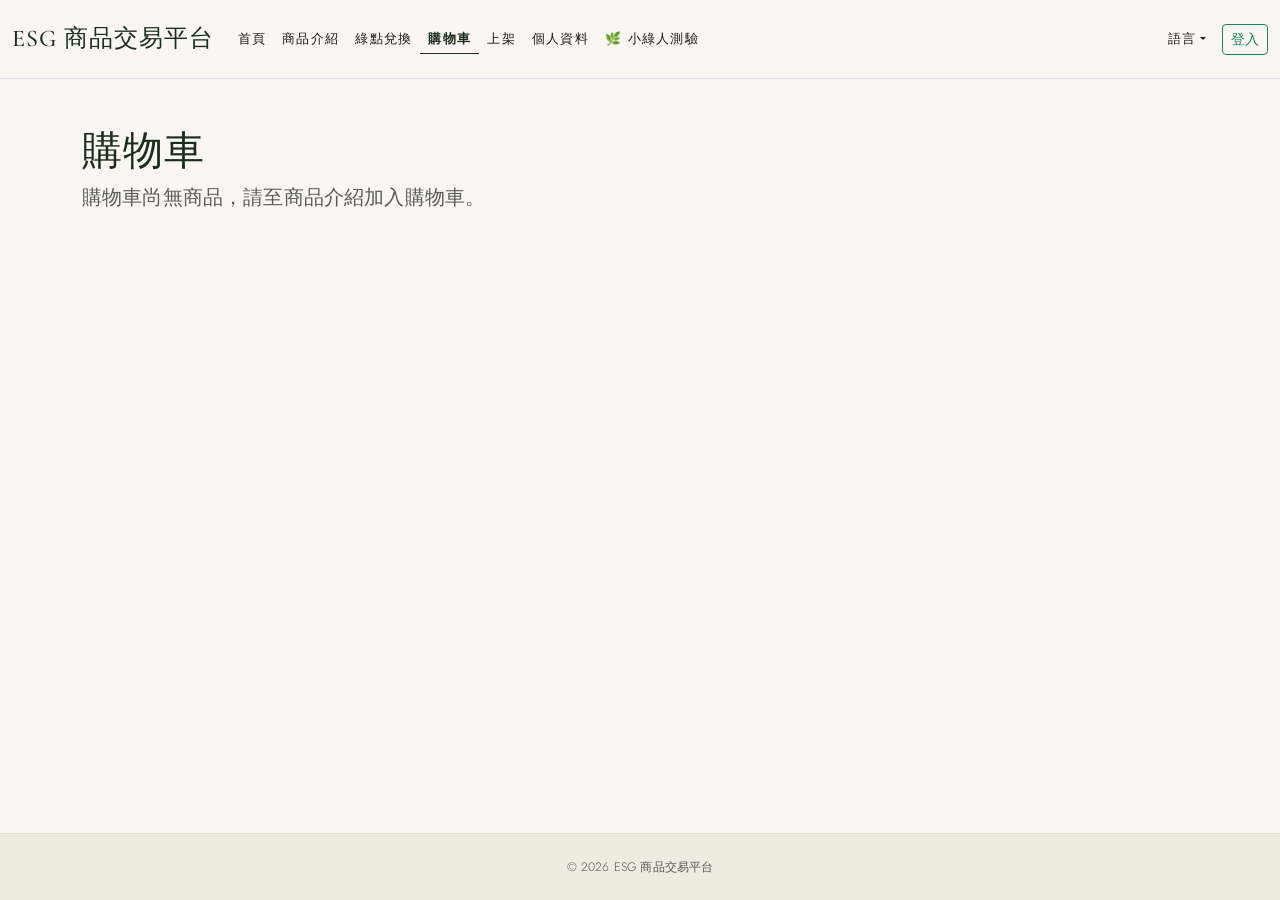
<file: cart.html>
<!DOCTYPE html>
<html lang="zh-Hant">

<head>
    <meta charset="UTF-8">
    <meta name="viewport" content="width=device-width, initial-scale=1.0">
    <title>購物車｜ESG 商品交易平台</title>
    <link href="https://cdn.jsdelivr.net/npm/bootstrap@5.3.0-alpha1/dist/css/bootstrap.min.css" rel="stylesheet">
    <link href="css/style.css" rel="stylesheet">
    <link href="css/components.css" rel="stylesheet">
</head>

<body data-page="cart">
    <nav class="navbar navbar-expand-lg navbar-light bg-light border-bottom">
        <div class="container-fluid">
            <a class="navbar-brand" href="index.html" id="nav-brand">ESG 商品交易平台</a>
            <button class="navbar-toggler" type="button" data-bs-toggle="collapse" data-bs-target="#navbarNav"
                aria-controls="navbarNav" aria-expanded="false" aria-label="Toggle navigation">
                <span class="navbar-toggler-icon"></span>
            </button>
            <div class="collapse navbar-collapse" id="navbarNav">
                <ul class="navbar-nav me-auto mb-2 mb-lg-0">
                    <li class="nav-item">
                        <a class="nav-link" data-nav="home" href="index.html" id="nav-home">首頁</a>
                    </li>
                    <li class="nav-item">
                        <a class="nav-link" data-nav="products" href="products.html" id="nav-products">商品介紹</a>
                    </li>
                    <li class="nav-item">
                        <a class="nav-link" data-nav="redeem" href="redeem.html" id="nav-redeem">綠點兌換</a>
                    </li>
                    <li class="nav-item">
                        <a class="nav-link active" data-nav="cart" href="cart.html" id="nav-cart" aria-current="page">購物車</a>
                    </li>
                    <li class="nav-item">
                        <a class="nav-link" data-nav="sell" href="sell.html" id="nav-sell">上架</a>
                    </li>
                    <li class="nav-item">
                        <a class="nav-link" data-nav="profile" href="profile.html" id="nav-profile">個人資料</a>
                    </li>
                    <li class="nav-item">
                        <a class="nav-link" href="quiz.html">🌿 小綠人測驗</a>
                    </li>
                </ul>
                <ul class="navbar-nav ms-auto align-items-lg-center flex-wrap gap-2">
                    <li class="nav-item dropdown">
                        <a class="nav-link dropdown-toggle" href="#" id="languageDropdown" role="button"
                            data-bs-toggle="dropdown" aria-expanded="false" data-i18n="nav.language">語言</a>
                        <ul class="dropdown-menu dropdown-menu-end" aria-labelledby="languageDropdown">
                            <li><a class="dropdown-item" href="#" data-set-lang="zh">中文</a></li>
                            <li><a class="dropdown-item" href="#" data-set-lang="en">English</a></li>
                        </ul>
                    </li>
                    <li class="nav-item py-1 py-lg-0">
                        <button type="button" class="btn btn-sm btn-outline-success text-nowrap" id="nav-auth-btn">登入</button>
                    </li>
                </ul>
            </div>
        </div>
    </nav>

    <main class="container py-5">
        <h1 class="section-heading" id="page-title">購物車</h1>
        <p class="lead text-muted" id="page-lead"></p>

        <div id="cart-empty" class="alert alert-light border d-none mt-4" role="status"></div>

        <div id="cart-panel" class="mt-4 d-none">
            <div class="table-responsive">
                <table class="table align-middle">
                    <thead>
                        <tr>
                            <th id="th-product">商品</th>
                            <th id="th-price">單價</th>
                            <th id="th-qty">數量</th>
                            <th id="th-sub">小計</th>
                            <th></th>
                        </tr>
                    </thead>
                    <tbody id="cart-tbody"></tbody>
                </table>
            </div>

            <div class="row g-3 mt-2">
                <div class="col-md-6">
                    <div class="card border-0 shadow-sm h-100">
                        <div class="card-body">
                            <p class="small text-muted mb-1" id="lbl-avail-credit"></p>
                            <p class="h5 mb-3" id="val-avail-credit">NT$ 0</p>
                            <label class="form-label" id="lbl-use-credit" for="input-use-credit"></label>
                            <input type="number" class="form-control" id="input-use-credit" min="0" step="1" value="0">
                        </div>
                    </div>
                </div>
                <div class="col-md-6">
                    <div class="card border-0 shadow-sm h-100">
                        <div class="card-body">
                            <p class="small text-muted mb-1" id="lbl-avail-points"></p>
                            <p class="h5 mb-3" id="val-avail-points">0</p>
                            <label class="form-label" id="lbl-use-points" for="input-use-points"></label>
                            <input type="number" class="form-control" id="input-use-points" min="0" step="1" value="0">
                            <p class="form-text small mt-1" id="hint-points"></p>
                        </div>
                    </div>
                </div>
            </div>

            <div class="d-flex flex-wrap justify-content-between align-items-center gap-3 mt-4 p-3 bg-light rounded">
                <p class="mb-0"><span id="lbl-subtotal"></span>：<strong id="cart-subtotal">NT$ 0</strong></p>
                <button type="button" class="btn btn-success btn-lg" id="btn-checkout"></button>
            </div>
        </div>
    </main>

    <div id="toast-host" class="toast-container position-fixed bottom-0 end-0 p-3"></div>

    <footer class="site-footer text-center py-4">
        <div class="container">
            <p class="text-muted small mb-0">&copy; 2026 ESG 商品交易平台</p>
        </div>
    </footer>

    <script src="https://cdn.jsdelivr.net/npm/bootstrap@5.3.0-alpha1/dist/js/bootstrap.bundle.min.js"></script>
    <script src="js/greenmart-core.js"></script>
    <script src="js/greenmart-local.js"></script>
    <script src="js/cart.js"></script>
</body>

</html>
</file>
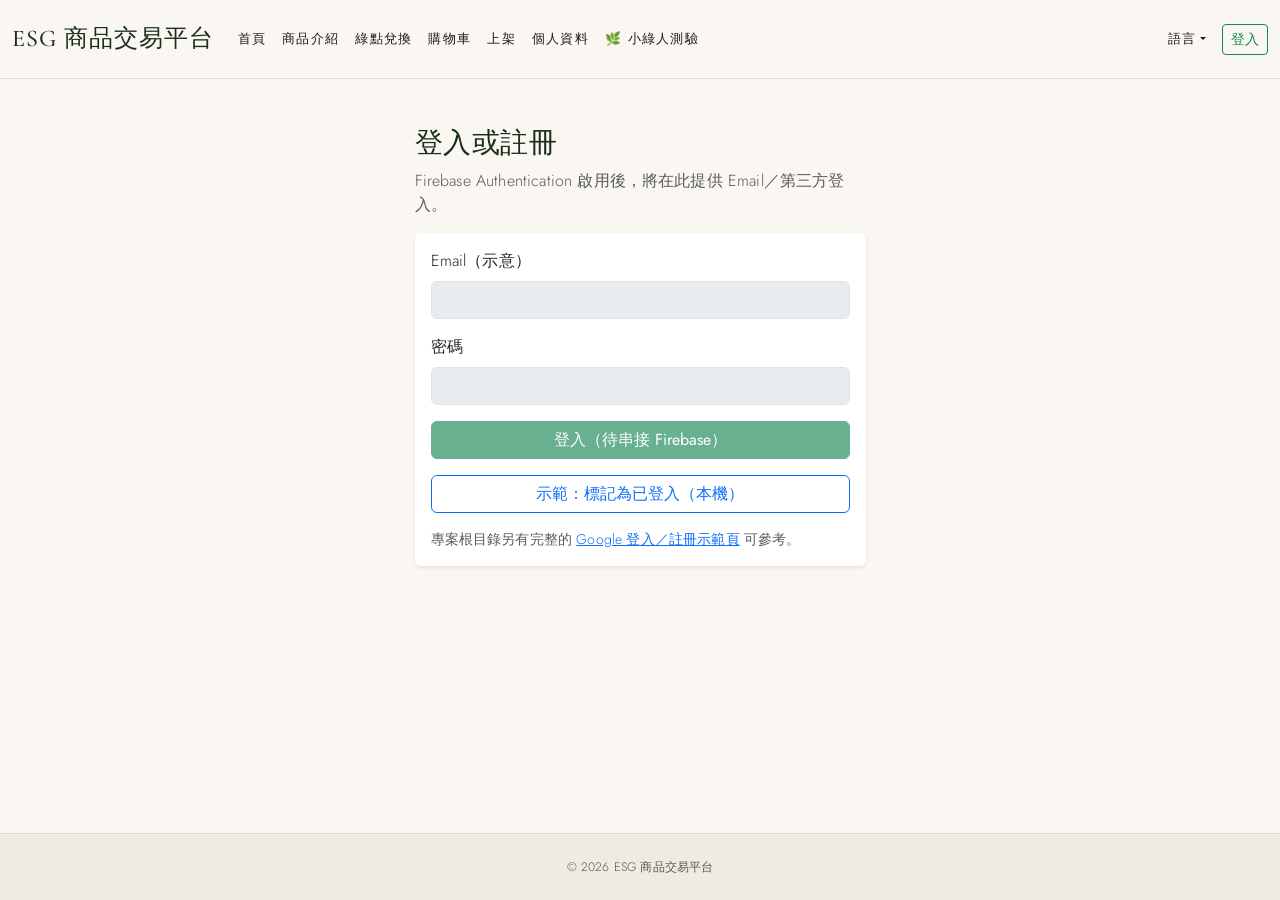
<file: login.html>
<!DOCTYPE html>
<html lang="zh-Hant">

<head>
    <meta charset="UTF-8">
    <meta name="viewport" content="width=device-width, initial-scale=1.0">
    <title>登入／註冊｜ESG 商品交易平台</title>
    <link href="https://cdn.jsdelivr.net/npm/bootstrap@5.3.0-alpha1/dist/css/bootstrap.min.css" rel="stylesheet">
    <link href="css/style.css" rel="stylesheet">
    <link href="css/components.css" rel="stylesheet">
</head>

<body data-page="login">
    <nav class="navbar navbar-expand-lg navbar-light bg-light border-bottom">
        <div class="container-fluid">
            <a class="navbar-brand" href="index.html" id="nav-brand">ESG 商品交易平台</a>
            <button class="navbar-toggler" type="button" data-bs-toggle="collapse" data-bs-target="#navbarNav"
                aria-controls="navbarNav" aria-expanded="false" aria-label="Toggle navigation">
                <span class="navbar-toggler-icon"></span>
            </button>
            <div class="collapse navbar-collapse" id="navbarNav">
                <ul class="navbar-nav me-auto mb-2 mb-lg-0">
                    <li class="nav-item">
                        <a class="nav-link" data-nav="home" href="index.html" id="nav-home">首頁</a>
                    </li>
                    <li class="nav-item">
                        <a class="nav-link" data-nav="products" href="products.html" id="nav-products">商品介紹</a>
                    </li>
                    <li class="nav-item">
                        <a class="nav-link" data-nav="redeem" href="redeem.html" id="nav-redeem">綠點兌換</a>
                    </li>
                    <li class="nav-item">
                        <a class="nav-link" data-nav="cart" href="cart.html" id="nav-cart">購物車</a>
                    </li>
                    <li class="nav-item">
                        <a class="nav-link" data-nav="sell" href="sell.html" id="nav-sell">上架</a>
                    </li>
                    <li class="nav-item">
                        <a class="nav-link" data-nav="profile" href="profile.html" id="nav-profile">個人資料</a>
                    </li>
                    <li class="nav-item">
                        <a class="nav-link" href="quiz.html">🌿 小綠人測驗</a>
                    </li>
                </ul>
                <ul class="navbar-nav ms-auto align-items-lg-center flex-wrap gap-2">
                    <li class="nav-item dropdown">
                        <a class="nav-link dropdown-toggle" href="#" id="languageDropdown" role="button"
                            data-bs-toggle="dropdown" aria-expanded="false" data-i18n="nav.language">語言</a>
                        <ul class="dropdown-menu dropdown-menu-end" aria-labelledby="languageDropdown">
                            <li><a class="dropdown-item" href="#" data-set-lang="zh">中文</a></li>
                            <li><a class="dropdown-item" href="#" data-set-lang="en">English</a></li>
                        </ul>
                    </li>
                    <li class="nav-item py-1 py-lg-0">
                        <button type="button" class="btn btn-sm btn-outline-success text-nowrap" id="nav-auth-btn">登入</button>
                    </li>
                </ul>
            </div>
        </div>
    </nav>

    <main class="container py-5">
        <div class="row justify-content-center">
            <div class="col-md-6 col-lg-5">
                <h1 class="section-heading h3" id="page-title">登入或註冊</h1>
                <p class="text-muted" id="page-lead"></p>
                <div class="card border-0 shadow-sm mt-3">
                    <div class="card-body">
                        <form id="login-form">
                            <div class="mb-3">
                                <label class="form-label">Email（示意）</label>
                                <input type="email" class="form-control" disabled autocomplete="username">
                            </div>
                            <div class="mb-3">
                                <label class="form-label">密碼</label>
                                <input type="password" class="form-control" disabled autocomplete="current-password">
                            </div>
                            <button type="button" class="btn btn-success w-100" disabled>登入（待串接 Firebase）</button>
                        </form>
                        <button type="button" class="btn btn-outline-primary w-100 mt-3" id="demo-login-btn">示範：標記為已登入（本機）</button>
                        <p class="small text-muted mt-3 mb-0">
                            專案根目錄另有完整的 <a href="../login.html">Google 登入／註冊示範頁</a> 可參考。
                        </p>
                    </div>
                </div>
            </div>
        </div>
    </main>

    <div id="app-toast"></div>

    <footer class="site-footer text-center py-4">
        <div class="container">
            <p class="text-muted small mb-0">&copy; 2026 ESG 商品交易平台</p>
        </div>
    </footer>

    <script src="https://cdn.jsdelivr.net/npm/bootstrap@5.3.0-alpha1/dist/js/bootstrap.bundle.min.js"></script>
    <script src="js/greenmart-core.js"></script>
    <script src="js/login.js"></script>
</body>

</html>
</file>
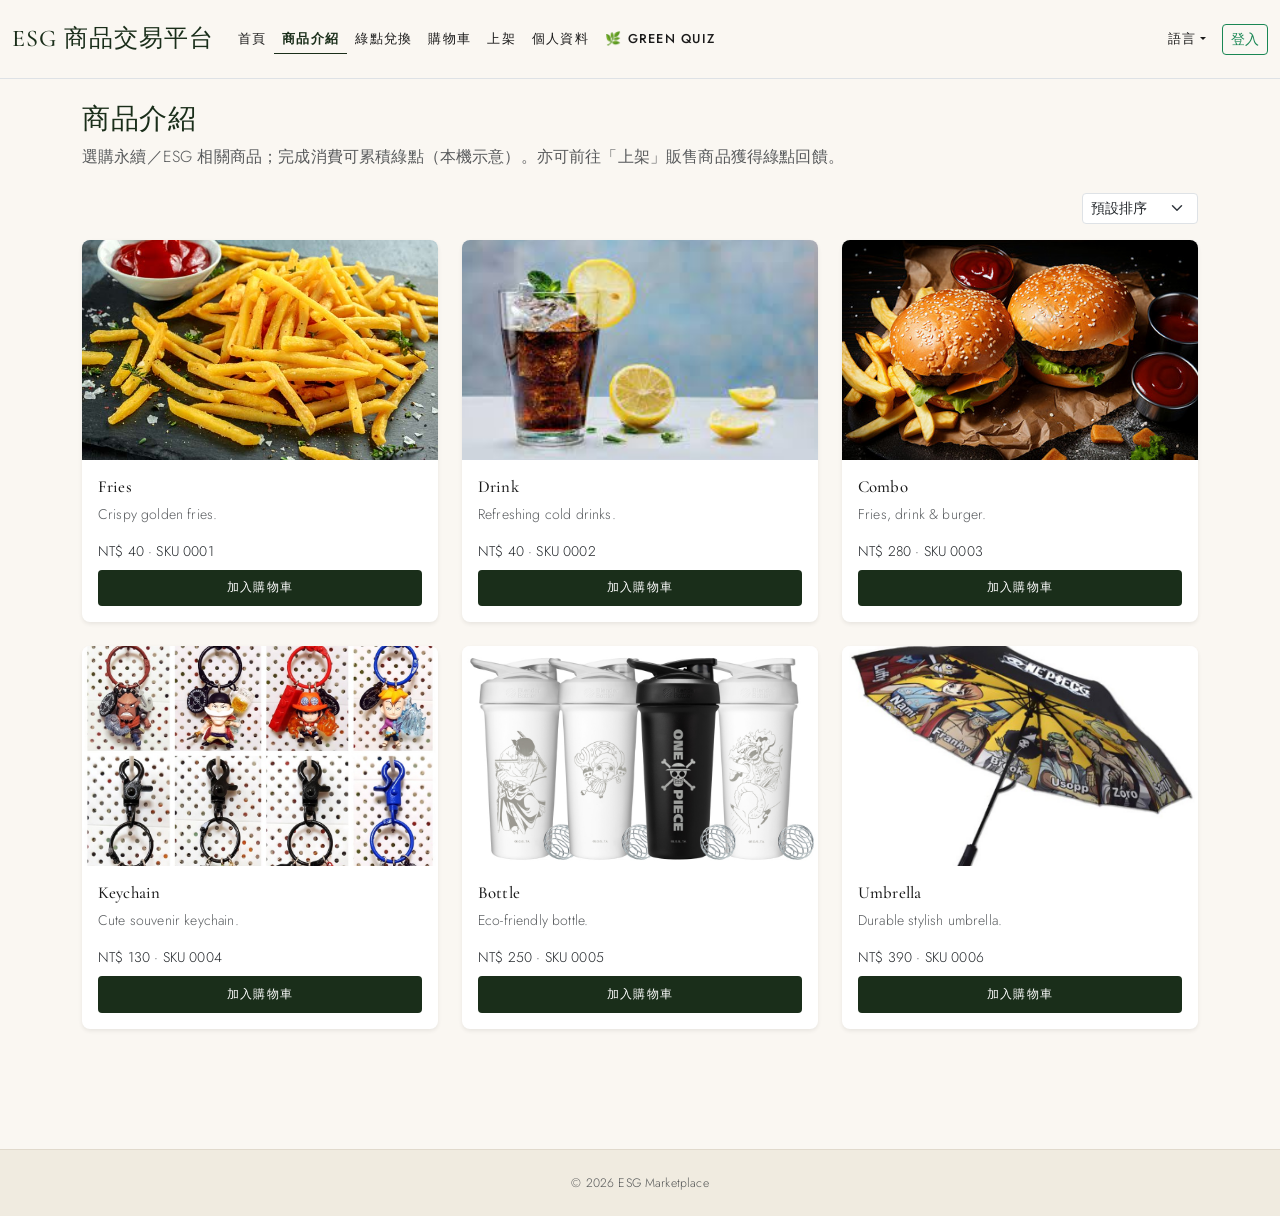
<file: products-en.html>
<!DOCTYPE html>
<html lang="en">

<head>
    <meta charset="UTF-8">
    <meta name="viewport" content="width=device-width, initial-scale=1.0">
    <title>Products | ESG Marketplace</title>
    <link href="https://cdn.jsdelivr.net/npm/bootstrap@5.3.0-alpha1/dist/css/bootstrap.min.css" rel="stylesheet">
    <link href="css/style.css" rel="stylesheet">
    <link href="css/components.css" rel="stylesheet">
</head>

<body data-page="products">
    <nav class="navbar navbar-expand-lg navbar-light bg-light border-bottom">
        <div class="container-fluid">
            <a class="navbar-brand" href="index.html" id="nav-brand">ESG Marketplace</a>
            <button class="navbar-toggler" type="button" data-bs-toggle="collapse" data-bs-target="#navbarNav"
                aria-controls="navbarNav" aria-expanded="false" aria-label="Toggle navigation">
                <span class="navbar-toggler-icon"></span>
            </button>
            <div class="collapse navbar-collapse" id="navbarNav">
                <ul class="navbar-nav me-auto mb-2 mb-lg-0">
                    <li class="nav-item">
                        <a class="nav-link" data-nav="home" href="index.html" id="nav-home">Home</a>
                    </li>
                    <li class="nav-item">
                        <a class="nav-link active" data-nav="products" href="products.html" id="nav-products"
                            aria-current="page">Products</a>
                    </li>
                    <li class="nav-item">
                        <a class="nav-link" data-nav="redeem" href="redeem.html" id="nav-redeem">Points redeem</a>
                    </li>
                    <li class="nav-item">
                        <a class="nav-link" data-nav="cart" href="cart.html" id="nav-cart">Cart</a>
                    </li>
                    <li class="nav-item">
                        <a class="nav-link" data-nav="sell" href="sell.html" id="nav-sell">Sell</a>
                    </li>
                    <li class="nav-item">
                        <a class="nav-link" data-nav="profile" href="profile.html" id="nav-profile">Profile</a>
                    </li>
                    <li class="nav-item">
                        <a class="nav-link" href="quiz.html">🌿 Green Quiz</a>
                    </li>
                </ul>
                <ul class="navbar-nav ms-auto align-items-lg-center flex-wrap gap-2">
                    <li class="nav-item dropdown">
                        <a class="nav-link dropdown-toggle" href="#" id="languageDropdown" role="button"
                            data-bs-toggle="dropdown" aria-expanded="false" data-i18n="nav.language">Language</a>
                        <ul class="dropdown-menu dropdown-menu-end" aria-labelledby="languageDropdown">
                            <li><a class="dropdown-item" href="#" data-set-lang="zh">中文</a></li>
                            <li><a class="dropdown-item" href="#" data-set-lang="en">English</a></li>
                        </ul>
                    </li>
                    <li class="nav-item py-1 py-lg-0">
                        <button type="button" class="btn btn-sm btn-outline-success text-nowrap" id="nav-auth-btn">Sign in</button>
                    </li>
                </ul>
            </div>
        </div>
    </nav>

    <main class="container mt-4 mb-5">
        <h1 class="section-heading h3 mb-2" id="products-heading">Products</h1>
        <p class="text-muted mb-4" id="products-lead"></p>
        <!-- Sorting toolbar -->
        <div class="d-flex justify-content-end mb-3">
            <select class="form-select form-select-sm w-auto" id="sort-select">
                <option value="default" id="sort-opt-default">Default</option>
                <option value="price-asc" id="sort-opt-price-asc">Price: Low to High</option>
                <option value="price-desc" id="sort-opt-price-desc">Price: High to Low</option>
                <option value="newest" id="sort-opt-newest">Newest</option>
            </select>
        </div>
        <div class="row product-grid">
            <div class="col-md-4 mb-4">
                <div class="card h-100 border-0 shadow-sm">
                    <img src="picture/薯條.jpg" class="card-img-top" alt="">
                    <div class="card-body d-flex flex-column">
                        <h2 class="card-title h5">Fries</h2>
                        <p class="card-text text-muted small">Crispy golden fries.</p>
                        <p class="card-text small mt-auto mb-2">NT$ 40 · SKU 0001</p>
                        <button type="button" class="btn btn-success btn-sm btn-add-cart w-100"
                            data-product-id="0001" data-product-name="Fries" data-product-price="40">Add to cart</button>
                    </div>
                </div>
            </div>
            <div class="col-md-4 mb-4">
                <div class="card h-100 border-0 shadow-sm">
                    <img src="picture/飲料.jpg" class="card-img-top" alt="">
                    <div class="card-body d-flex flex-column">
                        <h2 class="card-title h5">Drink</h2>
                        <p class="card-text text-muted small">Refreshing cold drinks.</p>
                        <p class="card-text small mt-auto mb-2">NT$ 40 · SKU 0002</p>
                        <button type="button" class="btn btn-success btn-sm btn-add-cart w-100"
                            data-product-id="0002" data-product-name="Drink" data-product-price="40">Add to cart</button>
                    </div>
                </div>
            </div>
            <div class="col-md-4 mb-4">
                <div class="card h-100 border-0 shadow-sm">
                    <img src="picture/漢堡.v2" class="card-img-top" alt="">
                    <div class="card-body d-flex flex-column">
                        <h2 class="card-title h5">Combo</h2>
                        <p class="card-text text-muted small">Fries, drink &amp; burger.</p>
                        <p class="card-text small mt-auto mb-2">NT$ 280 · SKU 0003</p>
                        <button type="button" class="btn btn-success btn-sm btn-add-cart w-100"
                            data-product-id="0003" data-product-name="Combo" data-product-price="280">Add to cart</button>
                    </div>
                </div>
            </div>
            <div class="col-md-4 mb-4">
                <div class="card h-100 border-0 shadow-sm">
                    <img src="picture/鑰匙圈.jpg" class="card-img-top" alt="">
                    <div class="card-body d-flex flex-column">
                        <h2 class="card-title h5">Keychain</h2>
                        <p class="card-text text-muted small">Cute souvenir keychain.</p>
                        <p class="card-text small mt-auto mb-2">NT$ 130 · SKU 0004</p>
                        <button type="button" class="btn btn-success btn-sm btn-add-cart w-100"
                            data-product-id="0004" data-product-name="Keychain" data-product-price="130">Add to cart</button>
                    </div>
                </div>
            </div>
            <div class="col-md-4 mb-4">
                <div class="card h-100 border-0 shadow-sm">
                    <img src="picture/水壺.jpg" class="card-img-top" alt="">
                    <div class="card-body d-flex flex-column">
                        <h2 class="card-title h5">Bottle</h2>
                        <p class="card-text text-muted small">Eco-friendly bottle.</p>
                        <p class="card-text small mt-auto mb-2">NT$ 250 · SKU 0005</p>
                        <button type="button" class="btn btn-success btn-sm btn-add-cart w-100"
                            data-product-id="0005" data-product-name="Bottle" data-product-price="250">Add to cart</button>
                    </div>
                </div>
            </div>
            <div class="col-md-4 mb-4">
                <div class="card h-100 border-0 shadow-sm">
                    <img src="picture/雨傘.jpg" class="card-img-top" alt="">
                    <div class="card-body d-flex flex-column">
                        <h2 class="card-title h5">Umbrella</h2>
                        <p class="card-text text-muted small">Durable stylish umbrella.</p>
                        <p class="card-text small mt-auto mb-2">NT$ 390 · SKU 0006</p>
                        <button type="button" class="btn btn-success btn-sm btn-add-cart w-100"
                            data-product-id="0006" data-product-name="Umbrella" data-product-price="390">Add to cart</button>
                    </div>
                </div>
            </div>
        </div>
    </main>

    <div id="toast-host" class="toast-container position-fixed bottom-0 end-0 p-3"></div>

    <footer class="site-footer text-center py-4">
        <div class="container">
            <p class="text-muted small mb-0">&copy; 2026 ESG Marketplace</p>
        </div>
    </footer>

    <script src="https://cdn.jsdelivr.net/npm/bootstrap@5.3.0-alpha1/dist/js/bootstrap.bundle.min.js"></script>
    <script src="js/greenmart-core.js"></script>
    <script src="js/greenmart-local.js"></script>
    <script src="js/products.js"></script>
</body>

</html>
</file>
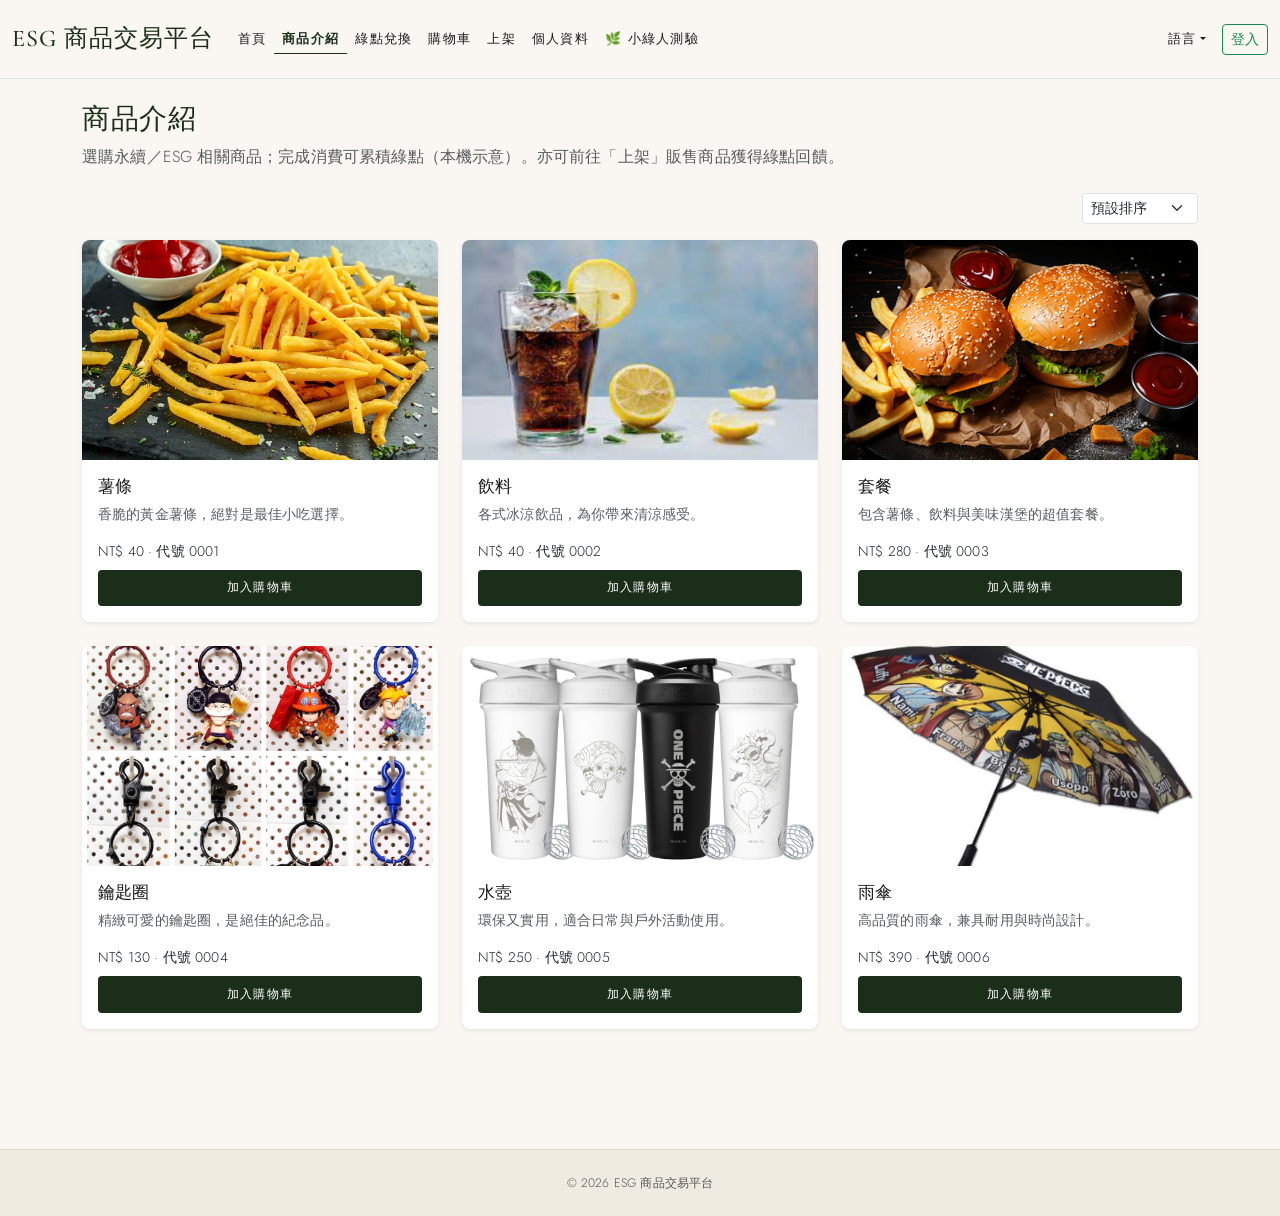
<file: products.html>
<!DOCTYPE html>
<html lang="zh-Hant">

<head>
    <meta charset="UTF-8">
    <meta name="viewport" content="width=device-width, initial-scale=1.0">
    <title>商品介紹｜ESG 商品交易平台</title>
    <link href="https://cdn.jsdelivr.net/npm/bootstrap@5.3.0-alpha1/dist/css/bootstrap.min.css" rel="stylesheet">
    <link href="css/style.css" rel="stylesheet">
    <link href="css/components.css" rel="stylesheet">
</head>

<body data-page="products">
    <nav class="navbar navbar-expand-lg navbar-light bg-light border-bottom">
        <div class="container-fluid">
            <a class="navbar-brand" href="index.html" id="nav-brand">ESG 商品交易平台</a>
            <button class="navbar-toggler" type="button" data-bs-toggle="collapse" data-bs-target="#navbarNav"
                aria-controls="navbarNav" aria-expanded="false" aria-label="Toggle navigation">
                <span class="navbar-toggler-icon"></span>
            </button>
            <div class="collapse navbar-collapse" id="navbarNav">
                <ul class="navbar-nav me-auto mb-2 mb-lg-0">
                    <li class="nav-item">
                        <a class="nav-link" data-nav="home" href="index.html" id="nav-home">首頁</a>
                    </li>
                    <li class="nav-item">
                        <a class="nav-link active" data-nav="products" href="products.html" id="nav-products"
                            aria-current="page">商品介紹</a>
                    </li>
                    <li class="nav-item">
                        <a class="nav-link" data-nav="redeem" href="redeem.html" id="nav-redeem">綠點兌換</a>
                    </li>
                    <li class="nav-item">
                        <a class="nav-link" data-nav="cart" href="cart.html" id="nav-cart">購物車</a>
                    </li>
                    <li class="nav-item">
                        <a class="nav-link" data-nav="sell" href="sell.html" id="nav-sell">上架</a>
                    </li>
                    <li class="nav-item">
                        <a class="nav-link" data-nav="profile" href="profile.html" id="nav-profile">個人資料</a>
                    </li>
                    <li class="nav-item">
                        <a class="nav-link" href="quiz.html">🌿 小綠人測驗</a>
                    </li>
                </ul>
                <ul class="navbar-nav ms-auto align-items-lg-center flex-wrap gap-2">
                    <li class="nav-item dropdown">
                        <a class="nav-link dropdown-toggle" href="#" id="languageDropdown" role="button"
                            data-bs-toggle="dropdown" aria-expanded="false" data-i18n="nav.language">語言</a>
                        <ul class="dropdown-menu dropdown-menu-end" aria-labelledby="languageDropdown">
                            <li><a class="dropdown-item" href="#" data-set-lang="zh">中文</a></li>
                            <li><a class="dropdown-item" href="#" data-set-lang="en">English</a></li>
                        </ul>
                    </li>
                    <li class="nav-item py-1 py-lg-0">
                        <button type="button" class="btn btn-sm btn-outline-success text-nowrap" id="nav-auth-btn">登入</button>
                    </li>
                </ul>
            </div>
        </div>
    </nav>

    <main class="container mt-4 mb-5">
        <h1 class="section-heading h3 mb-2" id="products-heading">商品介紹</h1>
        <p class="text-muted mb-4" id="products-lead"></p>
        <!-- 排序工具列 -->
        <div class="d-flex justify-content-end mb-3">
            <select class="form-select form-select-sm w-auto" id="sort-select">
                <option value="default" id="sort-opt-default">預設排序</option>
                <option value="price-asc" id="sort-opt-price-asc">價格低→高</option>
                <option value="price-desc" id="sort-opt-price-desc">價格高→低</option>
                <option value="newest" id="sort-opt-newest">最新上架</option>
            </select>
        </div>
        <div class="row product-grid">
            <div class="col-md-4 mb-4">
                <div class="card h-100 border-0 shadow-sm">
                    <img src="picture/薯條.jpg" class="card-img-top" alt="">
                    <div class="card-body d-flex flex-column">
                        <h2 class="card-title h5">薯條</h2>
                        <p class="card-text text-muted small">香脆的黃金薯條，絕對是最佳小吃選擇。</p>
                        <p class="card-text small mt-auto mb-2">NT$ 40 · 代號 0001</p>
                        <button type="button" class="btn btn-success btn-sm btn-add-cart w-100 mt-auto"
                            data-product-id="0001" data-product-name="薯條" data-product-price="40">加入購物車</button>
                    </div>
                </div>
            </div>
            <div class="col-md-4 mb-4">
                <div class="card h-100 border-0 shadow-sm">
                    <img src="picture/飲料.jpg" class="card-img-top" alt="">
                    <div class="card-body d-flex flex-column">
                        <h2 class="card-title h5">飲料</h2>
                        <p class="card-text text-muted small">各式冰涼飲品，為你帶來清涼感受。</p>
                        <p class="card-text small mt-auto mb-2">NT$ 40 · 代號 0002</p>
                        <button type="button" class="btn btn-success btn-sm btn-add-cart w-100"
                            data-product-id="0002" data-product-name="飲料" data-product-price="40">加入購物車</button>
                    </div>
                </div>
            </div>
            <div class="col-md-4 mb-4">
                <div class="card h-100 border-0 shadow-sm">
                    <img src="picture/漢堡.v2" class="card-img-top" alt="">
                    <div class="card-body d-flex flex-column">
                        <h2 class="card-title h5">套餐</h2>
                        <p class="card-text text-muted small">包含薯條、飲料與美味漢堡的超值套餐。</p>
                        <p class="card-text small mt-auto mb-2">NT$ 280 · 代號 0003</p>
                        <button type="button" class="btn btn-success btn-sm btn-add-cart w-100"
                            data-product-id="0003" data-product-name="套餐" data-product-price="280">加入購物車</button>
                    </div>
                </div>
            </div>
            <div class="col-md-4 mb-4">
                <div class="card h-100 border-0 shadow-sm">
                    <img src="picture/鑰匙圈.jpg" class="card-img-top" alt="">
                    <div class="card-body d-flex flex-column">
                        <h2 class="card-title h5">鑰匙圈</h2>
                        <p class="card-text text-muted small">精緻可愛的鑰匙圈，是絕佳的紀念品。</p>
                        <p class="card-text small mt-auto mb-2">NT$ 130 · 代號 0004</p>
                        <button type="button" class="btn btn-success btn-sm btn-add-cart w-100"
                            data-product-id="0004" data-product-name="鑰匙圈" data-product-price="130">加入購物車</button>
                    </div>
                </div>
            </div>
            <div class="col-md-4 mb-4">
                <div class="card h-100 border-0 shadow-sm">
                    <img src="picture/水壺.jpg" class="card-img-top" alt="">
                    <div class="card-body d-flex flex-column">
                        <h2 class="card-title h5">水壺</h2>
                        <p class="card-text text-muted small">環保又實用，適合日常與戶外活動使用。</p>
                        <p class="card-text small mt-auto mb-2">NT$ 250 · 代號 0005</p>
                        <button type="button" class="btn btn-success btn-sm btn-add-cart w-100"
                            data-product-id="0005" data-product-name="水壺" data-product-price="250">加入購物車</button>
                    </div>
                </div>
            </div>
            <div class="col-md-4 mb-4">
                <div class="card h-100 border-0 shadow-sm">
                    <img src="picture/雨傘.jpg" class="card-img-top" alt="">
                    <div class="card-body d-flex flex-column">
                        <h2 class="card-title h5">雨傘</h2>
                        <p class="card-text text-muted small">高品質的雨傘，兼具耐用與時尚設計。</p>
                        <p class="card-text small mt-auto mb-2">NT$ 390 · 代號 0006</p>
                        <button type="button" class="btn btn-success btn-sm btn-add-cart w-100"
                            data-product-id="0006" data-product-name="雨傘" data-product-price="390">加入購物車</button>
                    </div>
                </div>
            </div>
        </div>
    </main>

    <div id="app-toast"></div>
    <div id="toast-host" class="toast-container position-fixed bottom-0 end-0 p-3"></div>

    <footer class="site-footer text-center py-4">
        <div class="container">
            <p class="text-muted small mb-0">&copy; 2026 ESG 商品交易平台</p>
        </div>
    </footer>

    <script src="https://cdn.jsdelivr.net/npm/bootstrap@5.3.0-alpha1/dist/js/bootstrap.bundle.min.js"></script>
    <script src="js/greenmart-core.js"></script>
    <script src="js/greenmart-local.js"></script>
    <script src="js/products.js"></script>
</body>

</html>
</file>
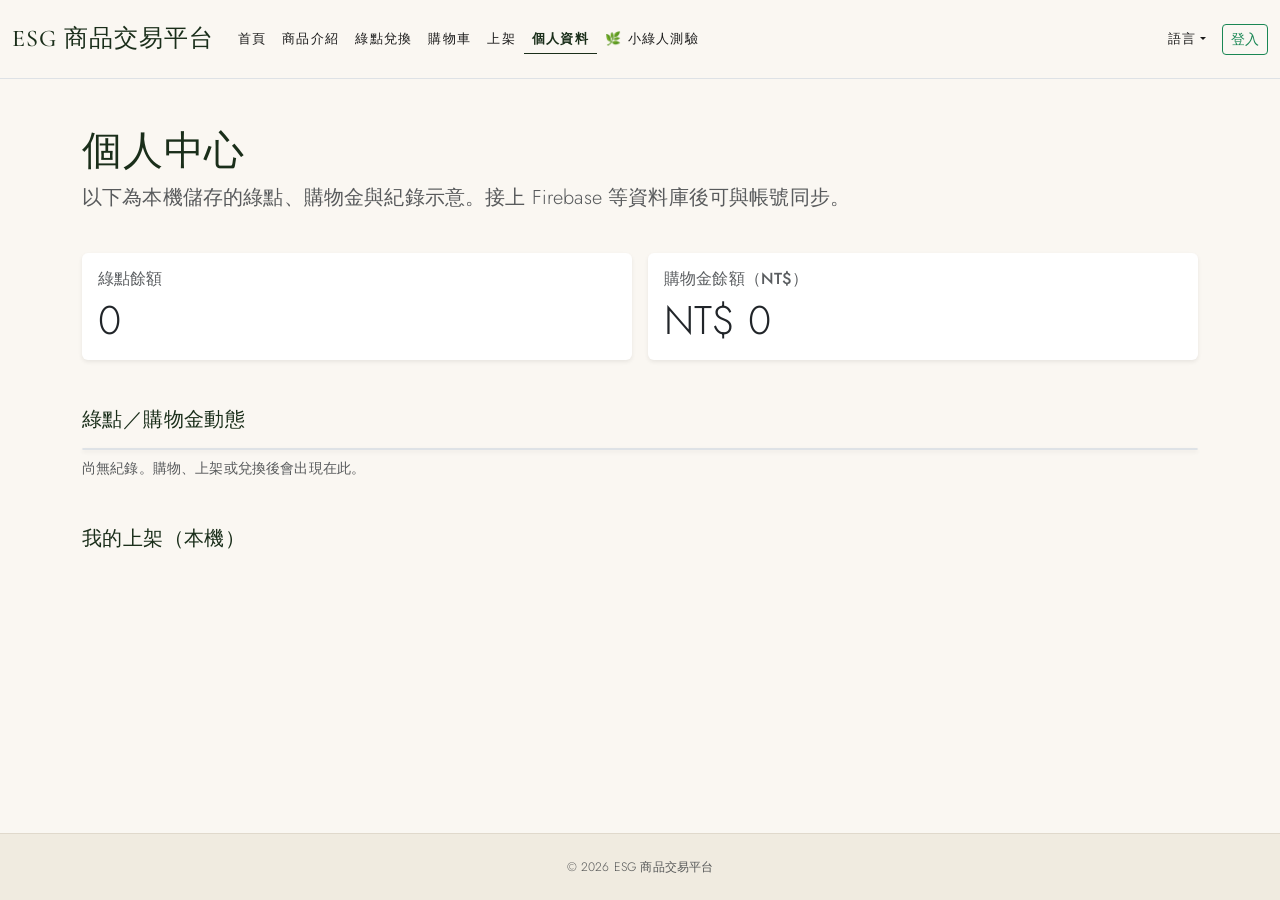
<file: profile.html>
<!DOCTYPE html>
<html lang="zh-Hant">

<head>
    <meta charset="UTF-8">
    <meta name="viewport" content="width=device-width, initial-scale=1.0">
    <title>個人中心｜ESG 商品交易平台</title>
    <link href="https://cdn.jsdelivr.net/npm/bootstrap@5.3.0-alpha1/dist/css/bootstrap.min.css" rel="stylesheet">
    <link href="css/style.css" rel="stylesheet">
    <link href="css/components.css" rel="stylesheet">
</head>

<body data-page="profile">
    <nav class="navbar navbar-expand-lg navbar-light bg-light border-bottom">
        <div class="container-fluid">
            <a class="navbar-brand" href="index.html" id="nav-brand">ESG 商品交易平台</a>
            <button class="navbar-toggler" type="button" data-bs-toggle="collapse" data-bs-target="#navbarNav"
                aria-controls="navbarNav" aria-expanded="false" aria-label="Toggle navigation">
                <span class="navbar-toggler-icon"></span>
            </button>
            <div class="collapse navbar-collapse" id="navbarNav">
                <ul class="navbar-nav me-auto mb-2 mb-lg-0">
                    <li class="nav-item">
                        <a class="nav-link" data-nav="home" href="index.html" id="nav-home">首頁</a>
                    </li>
                    <li class="nav-item">
                        <a class="nav-link" data-nav="products" href="products.html" id="nav-products">商品介紹</a>
                    </li>
                    <li class="nav-item">
                        <a class="nav-link" data-nav="redeem" href="redeem.html" id="nav-redeem">綠點兌換</a>
                    </li>
                    <li class="nav-item">
                        <a class="nav-link" data-nav="cart" href="cart.html" id="nav-cart">購物車</a>
                    </li>
                    <li class="nav-item">
                        <a class="nav-link" data-nav="sell" href="sell.html" id="nav-sell">上架</a>
                    </li>
                    <li class="nav-item">
                        <a class="nav-link active" data-nav="profile" href="profile.html" id="nav-profile"
                            aria-current="page">個人資料</a>
                    </li>
                    <li class="nav-item">
                        <a class="nav-link" href="quiz.html">🌿 小綠人測驗</a>
                    </li>
                </ul>
                <ul class="navbar-nav ms-auto align-items-lg-center flex-wrap gap-2">
                    <li class="nav-item dropdown">
                        <a class="nav-link dropdown-toggle" href="#" id="languageDropdown" role="button"
                            data-bs-toggle="dropdown" aria-expanded="false" data-i18n="nav.language">語言</a>
                        <ul class="dropdown-menu dropdown-menu-end" aria-labelledby="languageDropdown">
                            <li><a class="dropdown-item" href="#" data-set-lang="zh">中文</a></li>
                            <li><a class="dropdown-item" href="#" data-set-lang="en">English</a></li>
                        </ul>
                    </li>
                    <li class="nav-item py-1 py-lg-0">
                        <button type="button" class="btn btn-sm btn-outline-success text-nowrap" id="nav-auth-btn">登入</button>
                    </li>
                </ul>
            </div>
        </div>
    </nav>

    <main class="container py-5">
        <h1 class="section-heading" id="page-title">個人中心</h1>
        <p class="lead text-muted" id="page-lead"></p>
        <div class="row mt-4 g-3">
            <div class="col-md-6">
                <div class="card border-0 shadow-sm h-100">
                    <div class="card-body">
                        <h2 class="h6 text-muted" id="lbl-card-points">綠點餘額</h2>
                        <p class="display-6 mb-0" id="points-balance">0</p>
                    </div>
                </div>
            </div>
            <div class="col-md-6">
                <div class="card border-0 shadow-sm h-100">
                    <div class="card-body">
                        <h2 class="h6 text-muted" id="lbl-card-credit">購物金餘額（NT$）</h2>
                        <p class="display-6 mb-0" id="credit-balance">NT$ 0</p>
                    </div>
                </div>
            </div>
        </div>

        <h2 class="h5 section-heading mt-5 mb-3" id="lbl-ledger">綠點／購物金動態</h2>
        <ul class="list-group list-group-flush border rounded shadow-sm" id="ledger-list"></ul>
        <p class="text-muted small mt-2 d-none" id="ledger-empty"></p>

        <h2 class="h5 section-heading mt-5 mb-3" id="lbl-listings">我的上架（本機）</h2>
        <ul class="list-group" id="listing-list"></ul>
    </main>

    <div id="toast-host" class="toast-container position-fixed bottom-0 end-0 p-3"></div>

    <footer class="site-footer text-center py-4">
        <div class="container">
            <p class="text-muted small mb-0">&copy; 2026 ESG 商品交易平台</p>
        </div>
    </footer>

    <script src="https://cdn.jsdelivr.net/npm/bootstrap@5.3.0-alpha1/dist/js/bootstrap.bundle.min.js"></script>
    <script src="js/greenmart-core.js"></script>
    <script src="js/greenmart-local.js"></script>
    <script src="js/profile.js"></script>
</body>

</html>
</file>
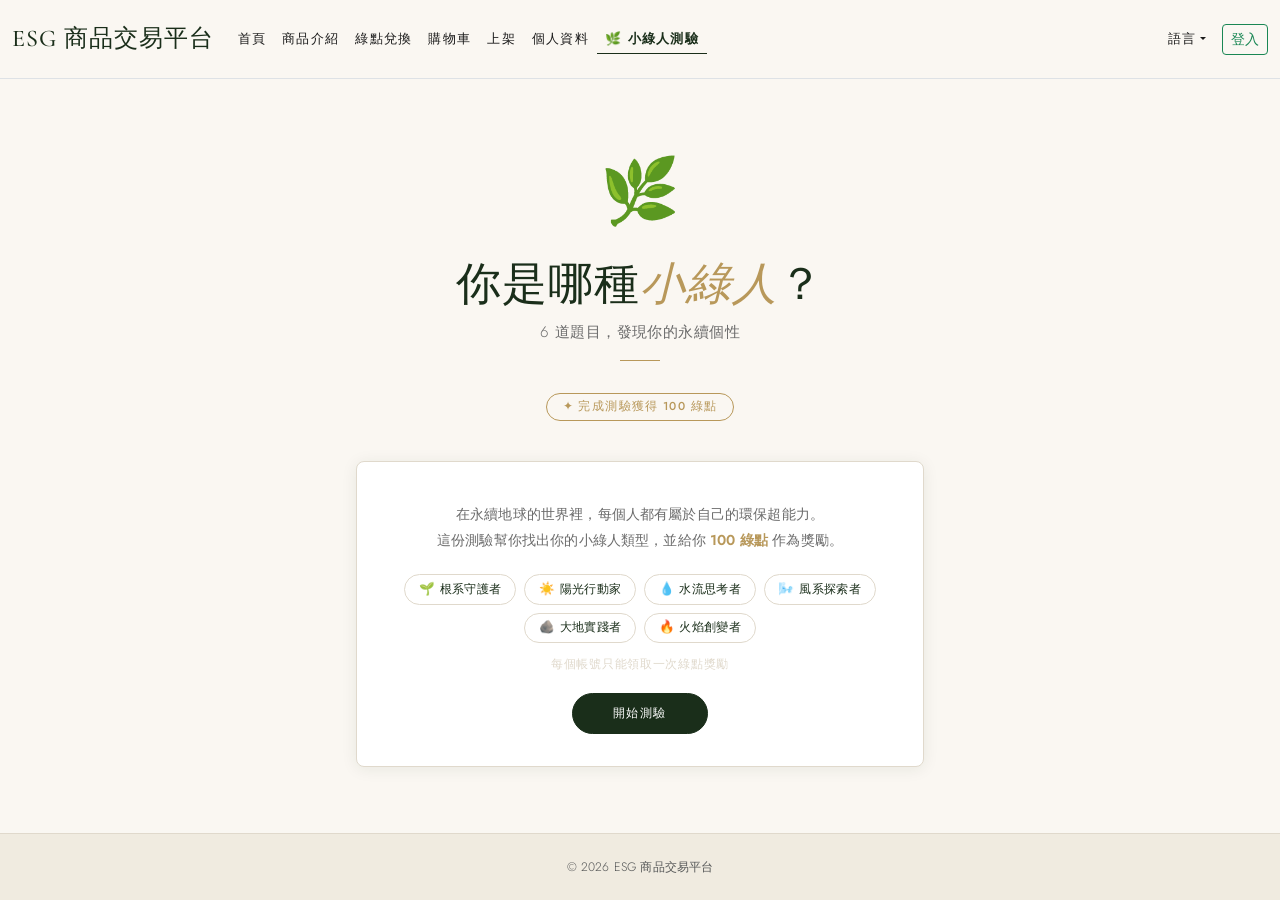
<file: quiz.html>
<!DOCTYPE html>
<html lang="zh-Hant">
<head>
    <meta charset="UTF-8">
    <meta name="viewport" content="width=device-width, initial-scale=1.0">
    <title>你是哪種小綠人？｜ESG 商品交易平台</title>
    <link href="https://cdn.jsdelivr.net/npm/bootstrap@5.3.0-alpha1/dist/css/bootstrap.min.css" rel="stylesheet">
    <link href="css/style.css" rel="stylesheet">
    <link href="css/components.css" rel="stylesheet">

    <style>
        /* ── Quiz 頁專屬樣式（繼承 Elevare 設計語言） ── */

        /* 頁面底色沿用 --cream */
        body { background-color: var(--cream); }

        /* ── HERO ── */
        .quiz-hero {
            text-align: center;
            padding: 4rem 1rem 2.5rem;
        }
        .quiz-hero .mascot {
            font-size: 4rem;
            animation: float 3s ease-in-out infinite;
            display: block;
            margin-bottom: 1.25rem;
        }
        @keyframes float {
            0%,100% { transform: translateY(0); }
            50%      { transform: translateY(-10px); }
        }
        .quiz-hero h1 {
            font-family: var(--font-serif);
            font-weight: 500;
            font-size: clamp(1.8rem, 5vw, 2.8rem);
            color: var(--esg-forest);
            letter-spacing: 0.02em;
            line-height: 1.2;
        }
        .quiz-hero h1 em {
            font-style: italic;
            color: var(--gold);
        }
        .quiz-hero p {
            color: var(--text-muted);
            margin-top: .5rem;
            font-family: var(--font-sans);
            font-weight: 300;
            font-size: .95rem;
            letter-spacing: 0.03em;
        }
        /* 獎勵標籤 → Elevare 質感標籤 */
        .reward-badge {
            display: inline-block;
            background: transparent;
            border: 1px solid var(--gold);
            color: var(--gold);
            font-family: var(--font-sans);
            font-size: 0.72rem;
            font-weight: 500;
            letter-spacing: 0.12em;
            text-transform: uppercase;
            padding: 0.3rem 1rem;
            border-radius: 999px;
            margin-top: 1rem;
        }

        /* ── PROGRESS ── */
        .progress-wrap {
            max-width: 540px;
            margin: 1.5rem auto .5rem;
            padding: 0 1rem;
        }
        .progress-label {
            display: flex;
            justify-content: space-between;
            font-size: .78rem;
            font-family: var(--font-sans);
            font-weight: 500;
            letter-spacing: 0.08em;
            text-transform: uppercase;
            color: var(--text-muted);
            margin-bottom: .5rem;
        }
        .progress { height: 2px; border-radius: 0; background: var(--border); }
        .progress-bar {
            background: var(--esg-forest);
            transition: width .4s ease;
        }

        /* ── QUESTION CARD ── */
        .question-wrap {
            max-width: 600px;
            margin: 0 auto 3rem;
            padding: 0 1rem;
        }
        .question-card {
            background: #fff;
            border: 1px solid var(--border);
            border-radius: var(--radius-md);
            box-shadow: var(--shadow-card);
            padding: 2.5rem 2rem 2rem;
            animation: slideUp .35s ease;
        }
        @keyframes slideUp {
            from { opacity:0; transform:translateY(14px); }
            to   { opacity:1; transform:translateY(0); }
        }
        .question-num {
            font-size: .68rem;
            font-weight: 500;
            letter-spacing: .15em;
            color: var(--esg-sage);
            text-transform: uppercase;
            font-family: var(--font-sans);
            margin-bottom: .75rem;
        }
        .question-text {
            font-family: var(--font-serif);
            font-size: 1.35rem;
            font-weight: 500;
            color: var(--esg-forest);
            margin-bottom: 1.75rem;
            line-height: 1.5;
            letter-spacing: 0.01em;
        }

        /* 選項按鈕 → Elevare 精緻邊框風格 */
        .option-btn {
            display: block;
            width: 100%;
            text-align: left;
            background: transparent;
            border: 1px solid var(--border);
            border-radius: var(--radius-sm);
            padding: .85rem 1.2rem;
            margin-bottom: .6rem;
            font-size: .88rem;
            font-family: var(--font-sans);
            font-weight: 300;
            letter-spacing: 0.02em;
            color: var(--text-dark);
            cursor: pointer;
            transition: border-color var(--transition), background var(--transition), color var(--transition);
        }
        .option-btn:hover {
            border-color: var(--esg-sage);
            background: var(--cream);
            color: var(--esg-forest);
        }
        .option-btn.selected {
            border-color: var(--esg-forest);
            background: var(--esg-forest);
            color: #fff;
        }
        .option-btn .opt-label {
            display: inline-block;
            font-size: .68rem;
            font-weight: 500;
            letter-spacing: .1em;
            color: var(--gold);
            margin-right: .65rem;
            vertical-align: middle;
        }
        .option-btn.selected .opt-label { color: rgba(255,255,255,.6); }

        /* 下一題按鈕 → Elevare 風格 */
        .next-btn {
            width: 100%;
            margin-top: 1rem;
            padding: .7rem;
            background: transparent;
            color: var(--esg-forest);
            border: 1px solid var(--esg-forest);
            border-radius: 999px;
            font-size: .78rem;
            font-weight: 500;
            letter-spacing: .12em;
            text-transform: uppercase;
            cursor: pointer;
            font-family: var(--font-sans);
            transition: background var(--transition), color var(--transition);
        }
        .next-btn:hover  { background: var(--esg-forest); color: #fff; }
        .next-btn:disabled {
            background: transparent;
            border-color: var(--border);
            color: var(--text-muted);
            cursor: not-allowed;
        }

        /* ── INTRO 區塊 ── */
        #intro-section .start-btn {
            display: inline-block;
            background: var(--esg-forest);
            color: #fff;
            border: 1px solid var(--esg-forest);
            border-radius: 999px;
            padding: .65rem 2.5rem;
            font-size: .78rem;
            font-weight: 500;
            letter-spacing: .12em;
            text-transform: uppercase;
            cursor: pointer;
            font-family: var(--font-sans);
            transition: background var(--transition), color var(--transition);
            margin-top: 1.25rem;
        }
        #intro-section .start-btn:hover { background: var(--esg-sage); border-color: var(--esg-sage); }

        /* 類型晶片 */
        .intro-types {
            display: flex;
            flex-wrap: wrap;
            gap: .5rem;
            justify-content: center;
            margin: 1.25rem 0 .5rem;
        }
        .type-chip {
            border: 1px solid var(--border);
            border-radius: 999px;
            padding: .3rem .85rem;
            font-size: .78rem;
            font-weight: 400;
            font-family: var(--font-sans);
            color: var(--esg-forest);
            letter-spacing: 0.03em;
            background: #fff;
        }

        /* ── RESULT ── */
        #result-section { display: none; }
        .result-card {
            max-width: 560px;
            margin: 1rem auto 3rem;
            padding: 0 1rem;
        }
        .result-inner {
            background: #fff;
            border: 1px solid var(--border);
            border-radius: var(--radius-md);
            box-shadow: var(--shadow-hover);
            padding: 3rem 2.5rem;
            text-align: center;
            animation: popIn .5s cubic-bezier(.175,.885,.32,1.275);
        }
        @keyframes popIn {
            from { opacity:0; transform:scale(.92); }
            to   { opacity:1; transform:scale(1); }
        }
        .result-emoji { font-size: 4rem; margin-bottom: 1rem; display: block; }
        .result-type  {
            font-family: var(--font-serif);
            font-weight: 500;
            font-size: 2rem;
            color: var(--esg-forest);
            letter-spacing: 0.02em;
        }
        .result-subtitle {
            font-family: var(--font-sans);
            font-size: .7rem;
            font-weight: 500;
            letter-spacing: .18em;
            text-transform: uppercase;
            color: var(--gold);
            margin: .4rem 0 1rem;
        }
        .result-desc {
            font-family: var(--font-sans);
            font-size: .9rem;
            font-weight: 300;
            color: var(--text-muted);
            line-height: 1.8;
            margin-bottom: 1.75rem;
        }
        .result-traits {
            display: flex;
            flex-wrap: wrap;
            gap: .45rem;
            justify-content: center;
            margin-bottom: 2rem;
        }
        .trait-tag {
            border: 1px solid var(--border);
            color: var(--esg-sage);
            font-family: var(--font-sans);
            font-size: .7rem;
            font-weight: 500;
            letter-spacing: .1em;
            text-transform: uppercase;
            padding: .3rem .8rem;
            border-radius: 999px;
        }

        /* 綠點獎勵區 */
        .points-earned {
            border: 1px solid var(--gold);
            border-radius: var(--radius-md);
            padding: 1.25rem;
            margin-bottom: 1.75rem;
            background: linear-gradient(135deg, #fdfaf3, #faf4e0);
        }
        .points-earned .big {
            font-family: var(--font-serif);
            font-size: 2.2rem;
            font-weight: 500;
            color: var(--gold);
            letter-spacing: .02em;
        }
        .points-earned .label {
            font-family: var(--font-sans);
            font-size: .78rem;
            font-weight: 400;
            letter-spacing: .08em;
            color: var(--text-muted);
            margin-top: .2rem;
        }
        .already-done {
            background: var(--cream-dark);
            border: 1px solid var(--border);
            border-radius: var(--radius-md);
            padding: .85rem;
            font-family: var(--font-sans);
            font-size: .82rem;
            color: var(--text-muted);
            margin-bottom: 1.5rem;
        }

        /* 結果頁按鈕 */
        .retake-btn, .home-btn {
            background: transparent;
            border: 1px solid var(--esg-forest);
            color: var(--esg-forest);
            border-radius: 999px;
            padding: .55rem 1.5rem;
            font-family: var(--font-sans);
            font-size: .75rem;
            font-weight: 500;
            letter-spacing: .1em;
            text-transform: uppercase;
            cursor: pointer;
            transition: all var(--transition);
            margin: 0 .25rem;
        }
        .retake-btn:hover { background: var(--esg-sage); border-color: var(--esg-sage); color: #fff; }
        .home-btn:hover   { background: var(--esg-forest); color: #fff; }

        /* ── 分隔線 ── */
        .quiz-divider {
            width: 40px;
            height: 1px;
            background: var(--gold);
            margin: 1rem auto;
        }
    </style>
</head>
<body data-page="quiz">

<!-- ── NAVBAR（結構與 profile.html 一致，CSS 由 style.css / components.css 提供） ── -->
<nav class="navbar navbar-expand-lg navbar-light bg-light border-bottom">
    <div class="container-fluid">
        <a class="navbar-brand" href="index.html" id="nav-brand">綠行選品</a>
        <button class="navbar-toggler" type="button" data-bs-toggle="collapse" data-bs-target="#navbarNav"
            aria-controls="navbarNav" aria-expanded="false" aria-label="Toggle navigation">
            <span class="navbar-toggler-icon"></span>
        </button>
        <div class="collapse navbar-collapse" id="navbarNav">
            <ul class="navbar-nav me-auto mb-2 mb-lg-0">
                <li class="nav-item"><a class="nav-link" data-nav="home"     href="index.html"    id="nav-home">首頁</a></li>
                <li class="nav-item"><a class="nav-link" data-nav="products" href="products.html" id="nav-products">商品介紹</a></li>
                <li class="nav-item"><a class="nav-link" data-nav="redeem"   href="redeem.html"   id="nav-redeem">綠點兌換</a></li>
                <li class="nav-item"><a class="nav-link" data-nav="cart"     href="cart.html"     id="nav-cart">購物車</a></li>
                <li class="nav-item"><a class="nav-link" data-nav="sell"     href="sell.html"     id="nav-sell">上架</a></li>
                <li class="nav-item"><a class="nav-link" data-nav="profile"  href="profile.html"  id="nav-profile">個人資料</a></li>
                <li class="nav-item"><a class="nav-link active" href="quiz.html" aria-current="page">🌿 小綠人測驗</a></li>
            </ul>
            <ul class="navbar-nav ms-auto align-items-lg-center flex-wrap gap-2">
                <li class="nav-item dropdown">
                    <a class="nav-link dropdown-toggle" href="#" id="languageDropdown" role="button"
                        data-bs-toggle="dropdown" aria-expanded="false" data-i18n="nav.language">語言</a>
                    <ul class="dropdown-menu dropdown-menu-end" aria-labelledby="languageDropdown">
                        <li><a class="dropdown-item" href="#" data-set-lang="zh">中文</a></li>
                        <li><a class="dropdown-item" href="#" data-set-lang="en">English</a></li>
                    </ul>
                </li>
                <li class="nav-item py-1 py-lg-0">
                    <button type="button" class="btn btn-sm btn-outline-success text-nowrap" id="nav-auth-btn">登入</button>
                </li>
            </ul>
        </div>
    </div>
</nav>

<main class="container-fluid px-0">

    <!-- ── HERO ── -->
    <div class="quiz-hero">
        <span class="mascot">🌿</span>
        <h1>你是哪種<em>小綠人</em>？</h1>
        <p>6 道題目，發現你的永續個性</p>
        <div class="quiz-divider"></div>
        <div class="reward-badge">✦ 完成測驗獲得 100 綠點</div>
    </div>

    <!-- ── INTRO ── -->
    <div id="intro-section" class="question-wrap text-center">
        <div class="question-card">
            <p style="font-family:var(--font-sans);font-weight:300;font-size:.9rem;color:var(--text-muted);line-height:1.8;margin-bottom:1.25rem;">
                在永續地球的世界裡，每個人都有屬於自己的環保超能力。<br>
                這份測驗幫你找出你的小綠人類型，並給你 <strong style="font-weight:600;color:var(--gold);">100 綠點</strong> 作為獎勵。
            </p>
            <div class="intro-types">
                <span class="type-chip">🌱 根系守護者</span>
                <span class="type-chip">☀️ 陽光行動家</span>
                <span class="type-chip">💧 水流思考者</span>
                <span class="type-chip">🌬️ 風系探索者</span>
                <span class="type-chip">🪨 大地實踐者</span>
                <span class="type-chip">🔥 火焰創變者</span>
            </div>
            <p style="font-family:var(--font-sans);font-size:.75rem;letter-spacing:.06em;color:var(--border);margin:.75rem 0 0;">每個帳號只能領取一次綠點獎勵</p>
            <button class="start-btn" onclick="startQuiz()">開始測驗</button>
        </div>
    </div>

    <!-- ── QUIZ ── -->
    <div id="quiz-section" style="display:none">
        <div class="progress-wrap">
            <div class="progress-label">
                <span id="progress-text">第 1 題，共 6 題</span>
                <span id="progress-pct">0%</span>
            </div>
            <div class="progress">
                <div class="progress-bar" id="progress-bar" style="width:0%"></div>
            </div>
        </div>
        <div class="question-wrap">
            <div class="question-card" id="question-card">
                <div class="question-num" id="q-num">Question 1 / 6</div>
                <div class="question-text" id="q-text"></div>
                <div id="q-options"></div>
                <button class="next-btn" id="next-btn" disabled onclick="nextQuestion()">下一題</button>
            </div>
        </div>
    </div>

    <!-- ── RESULT ── -->
    <div id="result-section">
        <div class="result-card">
            <div class="result-inner">
                <span class="result-emoji" id="res-emoji"></span>
                <div class="result-type" id="res-type"></div>
                <div class="result-subtitle" id="res-subtitle"></div>
                <div class="quiz-divider"></div>
                <div class="result-desc" id="res-desc"></div>
                <div class="result-traits" id="res-traits"></div>
                <div class="points-earned" id="points-box">
                    <div class="big">+100</div>
                    <div class="label">綠點已存入你的帳戶</div>
                </div>
                <div class="already-done" id="already-box" style="display:none">
                    ✓ 你已經領過測驗獎勵了，但歡迎重測看看結果！
                </div>
                <div>
                    <button class="retake-btn" onclick="retakeQuiz()">重新測驗</button>
                    <button class="home-btn"   onclick="location.href='index.html'">回首頁</button>
                </div>
            </div>
        </div>
    </div>

</main>

<!-- ── FOOTER（使用共用 .site-footer class） ── -->
<footer class="site-footer text-center py-4 mt-2">
    <div class="container">
        <p class="text-muted small mb-0">&copy; 2026 ESG 商品交易平台</p>
    </div>
</footer>

<div id="toast-host" class="toast-container position-fixed bottom-0 end-0 p-3"></div>

<script src="https://cdn.jsdelivr.net/npm/bootstrap@5.3.0-alpha1/dist/js/bootstrap.bundle.min.js"></script>
<script src="js/greenmart-core.js"></script>
<script src="js/greenmart-local.js"></script>
<script>
// ═══════════════════════════════════════════════════════════
//  題目資料
// ═══════════════════════════════════════════════════════════
const QUESTIONS = [
    {
        text: '週末難得放假，你最想怎麼過？',
        options: [
            { text: '去登山或走自然步道，感受大地的力量', scores: { earth:2, root:1 } },
            { text: '揪朋友辦二手市集或社區清潔活動',       scores: { fire:2,  sun:1  } },
            { text: '一個人在家研究永續生活相關書籍或影片', scores: { water:2, wind:1 } },
            { text: '嘗試去探索從未去過的在地小農市集',     scores: { wind:2,  earth:1} },
        ]
    },
    {
        text: '朋友說要買一件新衣服，你會怎麼建議？',
        options: [
            { text: '先去二手店翻翻，說不定有驚喜！',               scores: { root:2, earth:1 } },
            { text: '選有機棉或公平貿易品牌，雖然貴一點但值得',     scores: { sun:2,  root:1  } },
            { text: '借我的衣服穿就好了，又不是每天要穿',           scores: { water:2,fire:1  } },
            { text: '買之前先想想：真的需要嗎？',                   scores: { wind:2, water:1 } },
        ]
    },
    {
        text: '如果你能為地球做一件事，你最想做什麼？',
        options: [
            { text: '在社區種一片小菜園，帶動在地食農',       scores: { root:2, earth:1 } },
            { text: '發起一場大型淨灘或環保倡議活動',         scores: { fire:2, sun:1   } },
            { text: '推廣簡約生活，讓大家少買少丟',           scores: { water:2,wind:1  } },
            { text: '去偏鄉或國際做環境教育志工',             scores: { wind:2, fire:1  } },
        ]
    },
    {
        text: '看到以下新聞標題，你最想點進去看哪則？',
        options: [
            { text: '「台灣農村如何靠傳統智慧對抗氣候變遷」',         scores: { root:2,  earth:1 } },
            { text: '「年輕人掀起無塑革命，改變零售業生態」',         scores: { fire:2,  sun:1   } },
            { text: '「極簡主義者的一年：只買 50 樣東西的實驗」',     scores: { water:2, wind:1  } },
            { text: '「探索南極：科學家眼中正在消失的世界」',         scores: { wind:2,  earth:1 } },
        ]
    },
    {
        text: '你通常是怎麼影響身邊的人變得更環保的？',
        options: [
            { text: '以身作則，默默做，讓他們自己感受到改變', scores: { root:2,  water:1 } },
            { text: '大聲說出來，積極分享資訊和活動邀請',     scores: { fire:2,  sun:1   } },
            { text: '分享有趣的數據或研究，用理性說服',       scores: { wind:2,  water:1 } },
            { text: '一起動手做，比如揪人種菜或自製清潔劑',   scores: { earth:2, root:1  } },
        ]
    },
    {
        text: '你認為改變世界最重要的第一步是？',
        options: [
            { text: '從自己的生活方式改起，每天積累小改變',   scores: { root:2,  earth:1 } },
            { text: '集結更多人一起，規模才能產生真正影響',   scores: { fire:2,  sun:1   } },
            { text: '先深入了解問題的根源，再找對策',         scores: { water:2, wind:1  } },
            { text: '勇敢嘗試新方法，就算失敗也是一種學習',   scores: { wind:2,  fire:1  } },
        ]
    },
];

// ═══════════════════════════════════════════════════════════
//  結果類型
// ═══════════════════════════════════════════════════════════
const TYPES = {
    root: {
        emoji: '🌱', name: '根系守護者', subtitle: 'THE ROOT GUARDIAN',
        desc: '你是大地最穩定的力量。你相信改變從根做起，從日常的飲食、消費到生活習慣，你用持續且踏實的方式守護環境。你不愛高調，卻是周遭人最可靠的永續燈塔。',
        traits: ['踏實', '堅持', '在地意識', '生活實踐'],
    },
    sun: {
        emoji: '☀️', name: '陽光行動家', subtitle: 'THE SOLAR ACTIVIST',
        desc: '熱情是你的超能力！你擅長帶動人群、傳遞正能量，相信集體行動才能創造真正的改變。你的笑容和行動力就像陽光，讓身邊的人也跟著燃起永續的熱情。',
        traits: ['熱情', '行動力', '感染力', '社群意識'],
    },
    water: {
        emoji: '💧', name: '水流思考者', subtitle: 'THE WATER THINKER',
        desc: '你用清澈的眼光看世界。你不急著行動，而是深思熟慮、耐心觀察，找到最有效的方式。就像水一樣，你能適應各種環境，也能慢慢滲透並帶來深遠的影響。',
        traits: ['深思', '耐心', '適應力', '系統思維'],
    },
    wind: {
        emoji: '🌬️', name: '風系探索者', subtitle: 'THE WIND EXPLORER',
        desc: '自由、好奇、充滿創意。你喜歡探索新知、打破框架，對永續議題有獨特視角。你像風一樣無處不在，把新想法帶到每個角落，啟發別人用不同的方式思考環境問題。',
        traits: ['創意', '好奇心', '開放思想', '跨界連結'],
    },
    earth: {
        emoji: '🪨', name: '大地實踐者', subtitle: 'THE EARTH DOER',
        desc: '你是動手派的永續英雄。比起說，你更喜歡做。你願意捲起袖子，把理念變成真實的行動，無論是自己種菜、修繕舊物還是組織活動，你的雙手就是改變的起點。',
        traits: ['實作', '務實', '耐勞', '創造力'],
    },
    fire: {
        emoji: '🔥', name: '火焰創變者', subtitle: 'THE FIRE CHANGEMAKER',
        desc: '你是永續世界的革命者。你不滿足於小修小補，你想要的是系統性的改變。你敢說真話、敢挑戰舊有框架，用熱血和勇氣點燃周遭的人，一起推動更大格局的改變。',
        traits: ['勇敢', '革新', '影響力', '大局觀'],
    },
};

// ═══════════════════════════════════════════════════════════
//  遊戲狀態
// ═══════════════════════════════════════════════════════════
const QUIZ_DONE_KEY = 'greenmart-quiz-done';
const OPT_LABELS    = ['A', 'B', 'C', 'D'];

let currentQ    = 0;
let scores      = { root:0, sun:0, water:0, wind:0, earth:0, fire:0 };
let selectedIdx = null;

// ═══════════════════════════════════════════════════════════
//  流程控制
// ═══════════════════════════════════════════════════════════
function startQuiz() {
    document.getElementById('intro-section').style.display = 'none';
    document.getElementById('quiz-section').style.display  = 'block';
    currentQ    = 0;
    scores      = { root:0, sun:0, water:0, wind:0, earth:0, fire:0 };
    selectedIdx = null;
    renderQuestion();
}

function renderQuestion() {
    const q   = QUESTIONS[currentQ];
    const num = currentQ + 1;
    const tot = QUESTIONS.length;
    const pct = Math.round((currentQ / tot) * 100);

    document.getElementById('progress-bar').style.width  = pct + '%';
    document.getElementById('progress-text').textContent = `第 ${num} 題，共 ${tot} 題`;
    document.getElementById('progress-pct').textContent  = pct + '%';
    document.getElementById('q-num').textContent         = `Question ${num} / ${tot}`;
    document.getElementById('q-text').textContent        = q.text;

    selectedIdx = null;
    document.getElementById('next-btn').disabled = true;
    document.getElementById('next-btn').textContent =
        currentQ === QUESTIONS.length - 1 ? '查看結果' : '下一題';

    const wrap = document.getElementById('q-options');
    wrap.innerHTML = '';
    q.options.forEach((opt, i) => {
        const btn = document.createElement('button');
        btn.className = 'option-btn';
        btn.innerHTML = `<span class="opt-label">${OPT_LABELS[i]}</span>${opt.text}`;
        btn.onclick = () => selectOption(i);
        wrap.appendChild(btn);
    });

    const card = document.getElementById('question-card');
    card.style.animation = 'none';
    card.offsetHeight;
    card.style.animation = '';
}

function selectOption(idx) {
    selectedIdx = idx;
    document.querySelectorAll('.option-btn').forEach((b, i) => {
        b.classList.toggle('selected', i === idx);
    });
    document.getElementById('next-btn').disabled = false;
}

function nextQuestion() {
    if (selectedIdx === null) return;
    const opt = QUESTIONS[currentQ].options[selectedIdx];
    Object.entries(opt.scores).forEach(([k, v]) => { scores[k] = (scores[k] || 0) + v; });
    currentQ++;
    if (currentQ < QUESTIONS.length) {
        renderQuestion();
    } else {
        showResult();
    }
}

function showResult() {
    document.getElementById('quiz-section').style.display   = 'none';
    document.getElementById('result-section').style.display = 'block';

    const best = Object.entries(scores).sort((a, b) => b[1] - a[1])[0][0];
    const type = TYPES[best];

    document.getElementById('res-emoji').textContent    = type.emoji;
    document.getElementById('res-type').textContent     = type.name;
    document.getElementById('res-subtitle').textContent = type.subtitle;
    document.getElementById('res-desc').textContent     = type.desc;

    const traitsWrap = document.getElementById('res-traits');
    traitsWrap.innerHTML = type.traits.map(t => `<span class="trait-tag">${t}</span>`).join('');

    const alreadyDone = localStorage.getItem(QUIZ_DONE_KEY) === '1';
    if (!alreadyDone) {
        if (window.GreenMartLocal) {
            GreenMartLocal.setPoints(GreenMartLocal.getPoints() + 100);
            GreenMartLocal.appendLedger({
                type: 'bonus', title: '小綠人測驗獎勵',
                detail: `完成心理測驗，類型：${type.name}`,
                pointsDelta: 100, creditDelta: 0,
            });
        }
        localStorage.setItem(QUIZ_DONE_KEY, '1');
        document.getElementById('points-box').style.display  = 'block';
        document.getElementById('already-box').style.display = 'none';
    } else {
        document.getElementById('points-box').style.display  = 'none';
        document.getElementById('already-box').style.display = 'block';
    }
    window.scrollTo({ top: 0, behavior: 'smooth' });
}

function retakeQuiz() {
    document.getElementById('result-section').style.display = 'none';
    startQuiz();
}

// ═══════════════════════════════════════════════════════════
//  GreenMart navbar 初始化
// ═══════════════════════════════════════════════════════════
document.addEventListener('DOMContentLoaded', async () => {
    if (window.GreenMart) {
        try {
            const lang = GreenMart.getLang();
            const t    = await GreenMart.loadTranslations(lang);
            GreenMart.applyNavLabels(t);
            GreenMart.wireNavLang();
            GreenMart.setActiveNav();
            GreenMart.attachAuthNav(t);
            if (GreenMart.updateCartBadge) GreenMart.updateCartBadge();
        } catch(e) { /* 預覽模式跳過 */ }
    }
    document.querySelectorAll('[data-set-lang]').forEach(el => {
        el.addEventListener('click', e => {
            e.preventDefault();
            if (window.GreenMart) GreenMart.setLang(el.getAttribute('data-set-lang'));
        });
    });
});
</script>
</body>
</html>
</file>
<file: css/style.css>
/* 綠行選品 — 共用樣式｜Elevare 風格 */
@import url('https://fonts.googleapis.com/css2?family=Cormorant+Garamond:ital,wght@0,400;0,500;0,600;1,400;1,500&family=Jost:wght@300;400;500;600&display=swap');

:root {
    /* 主色：改為 Elevare 的奶油底 + 深橄欖綠 */
    --esg-forest:   #1a2e1a;   /* 深森林綠（更深、更沉穩） */
    --esg-sage:     #4a7c59;   /* 中調鼠尾草綠 */
    --esg-mist:     #f5f0e8;   /* 溫暖奶油白（取代薄荷綠） */

    /* 新增 Elevare 風格變數 */
    --cream:        #faf7f2;   /* 頁面底色 */
    --cream-dark:   #f0ebe0;   /* 次要底色 / footer */
    --gold:         #b8985a;   /* 金色點綴 */
    --text-dark:    #1a1a1a;
    --text-muted:   #6b6b6b;
    --border:       #e0d9cc;

    --radius-sm:    4px;
    --radius-md:    8px;
    --radius-lg:    16px;

    --font-serif:   'Cormorant Garamond', Georgia, serif;
    --font-sans:    'Jost', 'Helvetica Neue', Arial, sans-serif;

    --shadow-card:  0 2px 16px rgba(26, 46, 26, 0.08);
    --shadow-hover: 0 8px 32px rgba(26, 46, 26, 0.14);

    --transition:   0.25s ease;
}

/* ── 基礎版面 ── */
body {
    min-height: 100vh;
    display: flex;
    flex-direction: column;
    background-color: var(--cream);
    color: var(--text-dark);
    font-family: var(--font-sans);
    font-weight: 300;
    letter-spacing: 0.01em;
    -webkit-font-smoothing: antialiased;
}

main {
    flex: 1;
}

/* ── 導覽列品牌 ── */
.navbar {
    background-color: var(--cream) !important;
    border-bottom: 1px solid var(--border);
    padding-top: 1rem;
    padding-bottom: 1rem;
}

.navbar-brand {
    font-family: var(--font-serif);
    font-weight: 500;
    font-size: 1.5rem;
    letter-spacing: 0.04em;
    color: var(--esg-forest) !important;
}

/* ── Hero 圖片覆蓋區 ── */
.image-overlay {
    position: relative;
    text-align: center;
    color: white;
    overflow: hidden;
}

.image-overlay img {
    width: 100%;
    height: auto;
    opacity: 0.88;
    margin-bottom: 0;
    object-fit: cover;
    max-height: 480px;
    display: block;
}

.overlay-text {
    position: absolute;
    top: 50%;
    left: 50%;
    transform: translate(-50%, -50%);
    background-color: rgba(26, 46, 26, 0.62);
    backdrop-filter: blur(2px);
    padding: 2rem 2.5rem;
    border-radius: var(--radius-lg);
    max-width: min(88%, 600px);
    border: 1px solid rgba(255, 255, 255, 0.15);
}

.overlay-text h2 {
    font-family: var(--font-serif);
    font-weight: 400;
    font-size: clamp(1.6rem, 4vw, 2.4rem);
    letter-spacing: 0.02em;
    margin-bottom: 0.6rem;
    line-height: 1.2;
}

.overlay-text h2 em {
    font-style: italic;
    color: #d4c49a; /* 金色調斜體 — Elevare 招牌 */
}

.overlay-text p {
    margin-bottom: 1.25rem;
    font-size: clamp(0.9rem, 2vw, 1rem);
    opacity: 0.9;
    font-weight: 300;
    letter-spacing: 0.03em;
}

/* Elevare 風格的 CTA 按鈕 */
.overlay-text .btn-cta {
    display: inline-block;
    padding: 0.6rem 1.75rem;
    border: 1px solid rgba(255,255,255,0.7);
    color: #fff;
    background: transparent;
    font-family: var(--font-sans);
    font-size: 0.8rem;
    font-weight: 500;
    letter-spacing: 0.12em;
    text-transform: uppercase;
    text-decoration: none;
    border-radius: 999px;
    transition: background var(--transition), color var(--transition);
}

.overlay-text .btn-cta:hover {
    background: rgba(255,255,255,0.18);
    color: #fff;
}

/* ── 通用區塊 ── */
.new-section img {
    margin-bottom: 20px;
    border-radius: var(--radius-md);
}

.section-heading {
    font-family: var(--font-serif);
    font-weight: 500;
    color: var(--esg-forest);
    letter-spacing: 0.02em;
}

.section-heading em {
    font-style: italic;
    color: var(--gold);
}

/* ── 積分徽章 → Elevare 質感標籤 ── */
.points-badge {
    display: inline-block;
    background: transparent;
    border: 1px solid var(--gold);
    color: var(--gold);
    font-family: var(--font-sans);
    font-size: 0.72rem;
    font-weight: 500;
    letter-spacing: 0.12em;
    text-transform: uppercase;
    padding: 0.3rem 0.85rem;
    border-radius: 999px;
    margin-bottom: 0.75rem;
}

/* ── 頁尾 ── */
.site-footer {
    background: var(--cream-dark);
    border-top: 1px solid var(--border);
    margin-top: 3rem;
    color: var(--text-muted);
    font-size: 0.875rem;
}
/* ── Hero 覆蓋區 RWD ── */
@media (max-width: 768px) {
    .image-overlay img {
        max-height: 380px;
        min-height: 280px;
    }

    .overlay-text {
        width: 88%;
        max-width: 88%;
        padding: 1rem 1.2rem;
        border-radius: var(--radius-md);
        box-sizing: border-box;
        white-space: normal;
        word-break: keep-all;
        overflow-wrap: break-word;
    }

    .overlay-text h2 {
        font-size: clamp(1.1rem, 5.5vw, 1.6rem);
        margin-bottom: 0.4rem;
        line-height: 1.4;
        white-space: normal;
        word-break: keep-all;
    }

    .overlay-text p {
        font-size: clamp(0.78rem, 3.2vw, 0.9rem);
        margin-bottom: 0.75rem;
        line-height: 1.6;
        white-space: normal;
        word-break: keep-all;
    }

    .overlay-text .btn-cta {
        font-size: 0.7rem;
        padding: 0.45rem 1.1rem;
    }
}

@media (max-width: 480px) {
    .image-overlay img {
        max-height: 320px;
        min-height: 240px;
    }

    .overlay-text {
        width: 92%;
        max-width: 92%;
        padding: 0.9rem 1rem;
    }

    .overlay-text h2 {
        font-size: clamp(1rem, 5vw, 1.3rem);
    }

    .overlay-text p {
        font-size: clamp(0.75rem, 3vw, 0.85rem);
    }
}
</file>
<file: css/components.css>
/* 元件：導覽列、Toast、商品卡、頁面區塊｜Elevare 風格 */

/* ── 導覽列連結 ── */
.navbar .nav-link {
    font-family: var(--font-sans, 'Jost', sans-serif);
    font-size: 0.8rem;
    font-weight: 500;
    letter-spacing: 0.1em;
    text-transform: uppercase;
    color: var(--text-dark, #1a1a1a);
    padding: 0.4rem 0.75rem;
    transition: color 0.2s ease;
}

.navbar .nav-link:hover {
    color: var(--esg-sage, #4a7c59);
}

.navbar .nav-link.active {
    color: var(--esg-forest, #1a2e1a) !important;
    font-weight: 600;
    /* 底線取代粗體強調 — Elevare 偏好細膩線條 */
    border-bottom: 1.5px solid var(--esg-forest, #1a2e1a);
    padding-bottom: calc(0.4rem - 1.5px);
}

/* ── 商品瀏覽區 ── */
#browse-products .card,
.product-grid .card {
    border: 1px solid var(--border, #e0d9cc);
    border-radius: var(--radius-md, 8px);
    background: #fff;
    transition: transform 0.25s ease, box-shadow 0.25s ease, border-color 0.25s ease;
    overflow: hidden;
}

#browse-products .card:hover,
.product-grid .card:hover {
    transform: translateY(-3px);
    box-shadow: var(--shadow-hover, 0 8px 32px rgba(26, 46, 26, 0.14));
    border-color: transparent;
}

.product-grid .card-img-top {
    object-fit: cover;
    max-height: 220px;
    background-color: var(--cream, #faf7f2); /* 商品圖底色 */
}

/* 商品廠牌小字（vendor label） */
.product-grid .card-vendor,
#browse-products .card-vendor {
    font-family: var(--font-sans, 'Jost', sans-serif);
    font-size: 0.68rem;
    font-weight: 600;
    letter-spacing: 0.14em;
    text-transform: uppercase;
    color: var(--text-muted, #6b6b6b);
    margin-bottom: 0.25rem;
}

/* 商品名稱 */
.product-grid .card-title,
#browse-products .card-title {
    font-family: var(--font-serif, 'Cormorant Garamond', serif);
    font-size: 1.05rem;
    font-weight: 500;
    color: var(--text-dark, #1a1a1a);
    line-height: 1.3;
    margin-bottom: 0.4rem;
}

/* 商品價格 */
.product-grid .card-price,
#browse-products .card-price {
    font-family: var(--font-sans, 'Jost', sans-serif);
    font-size: 0.9rem;
    font-weight: 400;
    color: var(--esg-forest, #1a2e1a);
}

/* 加入購物車按鈕 — Elevare 極簡風格 */
.product-grid .btn-add-cart,
#browse-products .btn-add-cart {
    display: inline-block;
    width: 100%;
    padding: 0.6rem 1rem;
    background: var(--esg-forest, #1a2e1a);
    color: #fff;
    font-family: var(--font-sans, 'Jost', sans-serif);
    font-size: 0.72rem;
    font-weight: 500;
    letter-spacing: 0.12em;
    text-transform: uppercase;
    border: none;
    border-radius: var(--radius-sm, 4px);
    cursor: pointer;
    transition: background 0.2s ease, opacity 0.2s ease;
}

.product-grid .btn-add-cart:hover,
#browse-products .btn-add-cart:hover {
    background: var(--esg-sage, #4a7c59);
}

/* Coming Soon 狀態 */
.product-grid .btn-coming-soon,
#browse-products .btn-coming-soon {
    display: inline-block;
    width: 100%;
    padding: 0.6rem 1rem;
    background: transparent;
    color: var(--text-muted, #6b6b6b);
    font-family: var(--font-sans, 'Jost', sans-serif);
    font-size: 0.72rem;
    font-weight: 500;
    letter-spacing: 0.12em;
    text-transform: uppercase;
    border: 1px solid var(--border, #e0d9cc);
    border-radius: var(--radius-sm, 4px);
    cursor: default;
}

/* ── 跑馬燈／公告列 ── */
.announcement-bar {
    background: var(--esg-forest, #1a2e1a);
    color: #fff;
    font-family: var(--font-sans, 'Jost', sans-serif);
    font-size: 0.72rem;
    font-weight: 500;
    letter-spacing: 0.14em;
    text-transform: uppercase;
    padding: 0.55rem 0;
    text-align: center;
    overflow: hidden;
    white-space: nowrap;
}

/* ── Toast 通知 ── */
#toast-host {
    z-index: 1090;
}

#toast-host .toast {
    background: #fff;
    border: 1px solid var(--border, #e0d9cc);
    border-left: 3px solid var(--esg-sage, #4a7c59);
    border-radius: var(--radius-md, 8px);
    box-shadow: var(--shadow-card, 0 2px 16px rgba(26, 46, 26, 0.08));
    font-family: var(--font-sans, 'Jost', sans-serif);
    font-size: 0.875rem;
    color: var(--text-dark, #1a1a1a);
}

/* ── 品牌標誌區（Our Partners） ── */
.brand-logo-grid {
    display: flex;
    flex-wrap: wrap;
    gap: 1.5rem;
    align-items: center;
    justify-content: center;
    padding: 2rem 0;
    border-top: 1px solid var(--border, #e0d9cc);
    border-bottom: 1px solid var(--border, #e0d9cc);
}

.brand-logo-grid img {
    max-height: 36px;
    width: auto;
    filter: grayscale(1) opacity(0.55);
    transition: filter 0.2s ease;
}

.brand-logo-grid img:hover {
    filter: grayscale(0) opacity(1);
}

/* ── 區塊標語（feature pills） ── */
.feature-pill {
    display: inline-flex;
    align-items: center;
    gap: 0.4rem;
    font-family: var(--font-sans, 'Jost', sans-serif);
    font-size: 0.78rem;
    font-weight: 500;
    letter-spacing: 0.08em;
    text-transform: uppercase;
    color: var(--esg-forest, #1a2e1a);
    border: 1px solid var(--border, #e0d9cc);
    border-radius: 999px;
    padding: 0.4rem 1rem;
    background: #fff;
}
</file>
